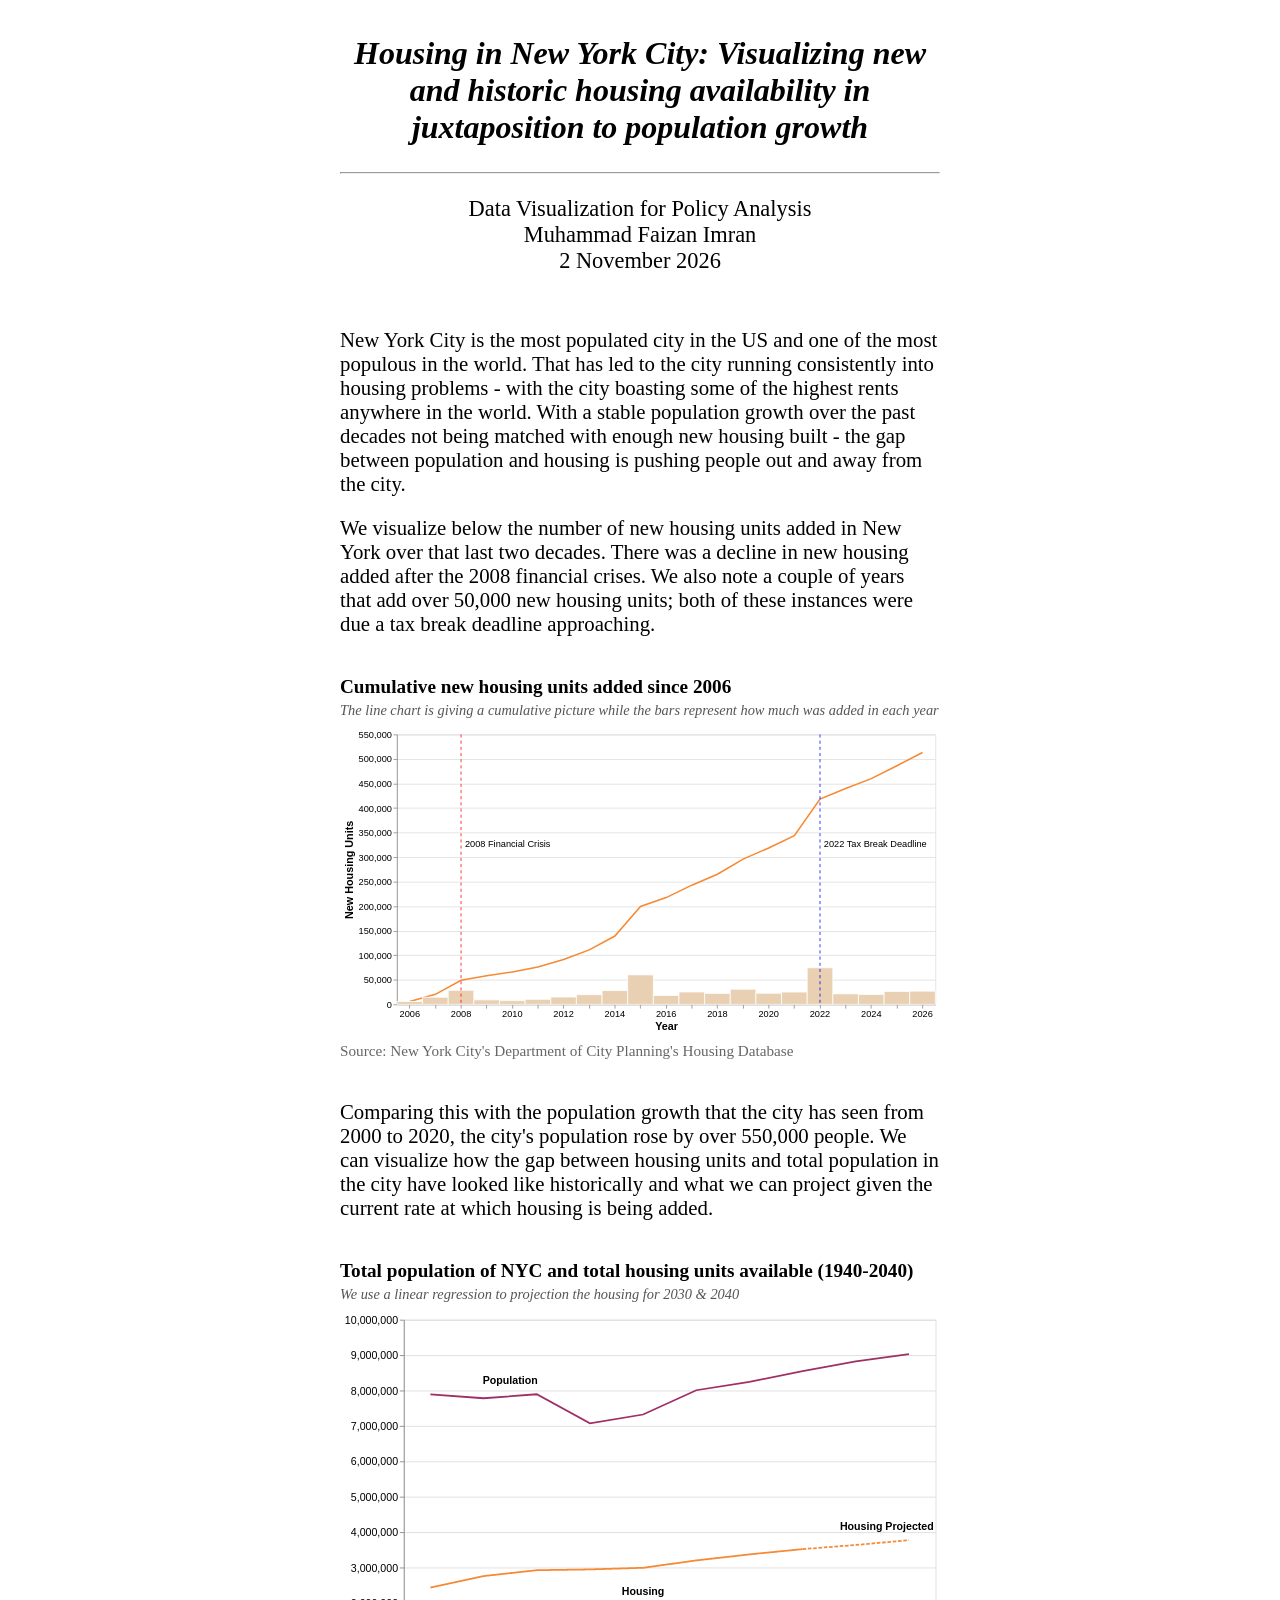
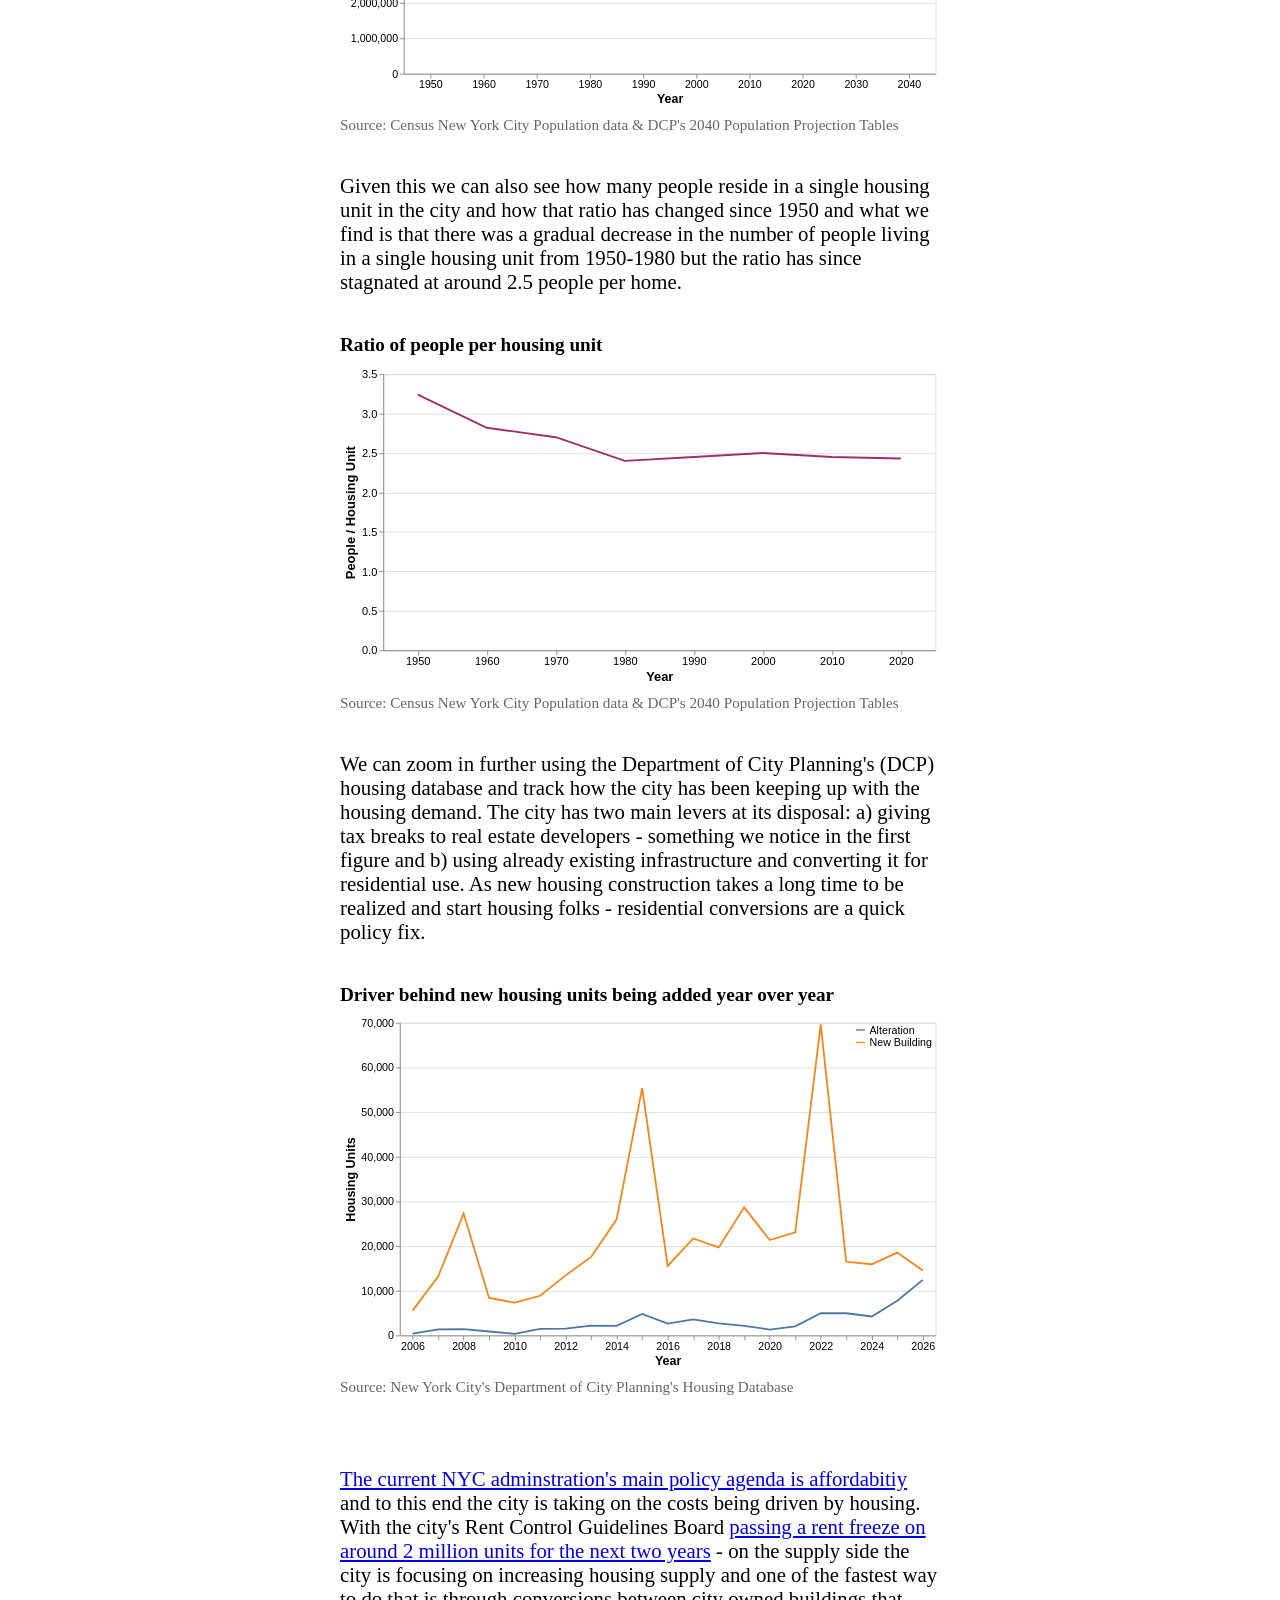
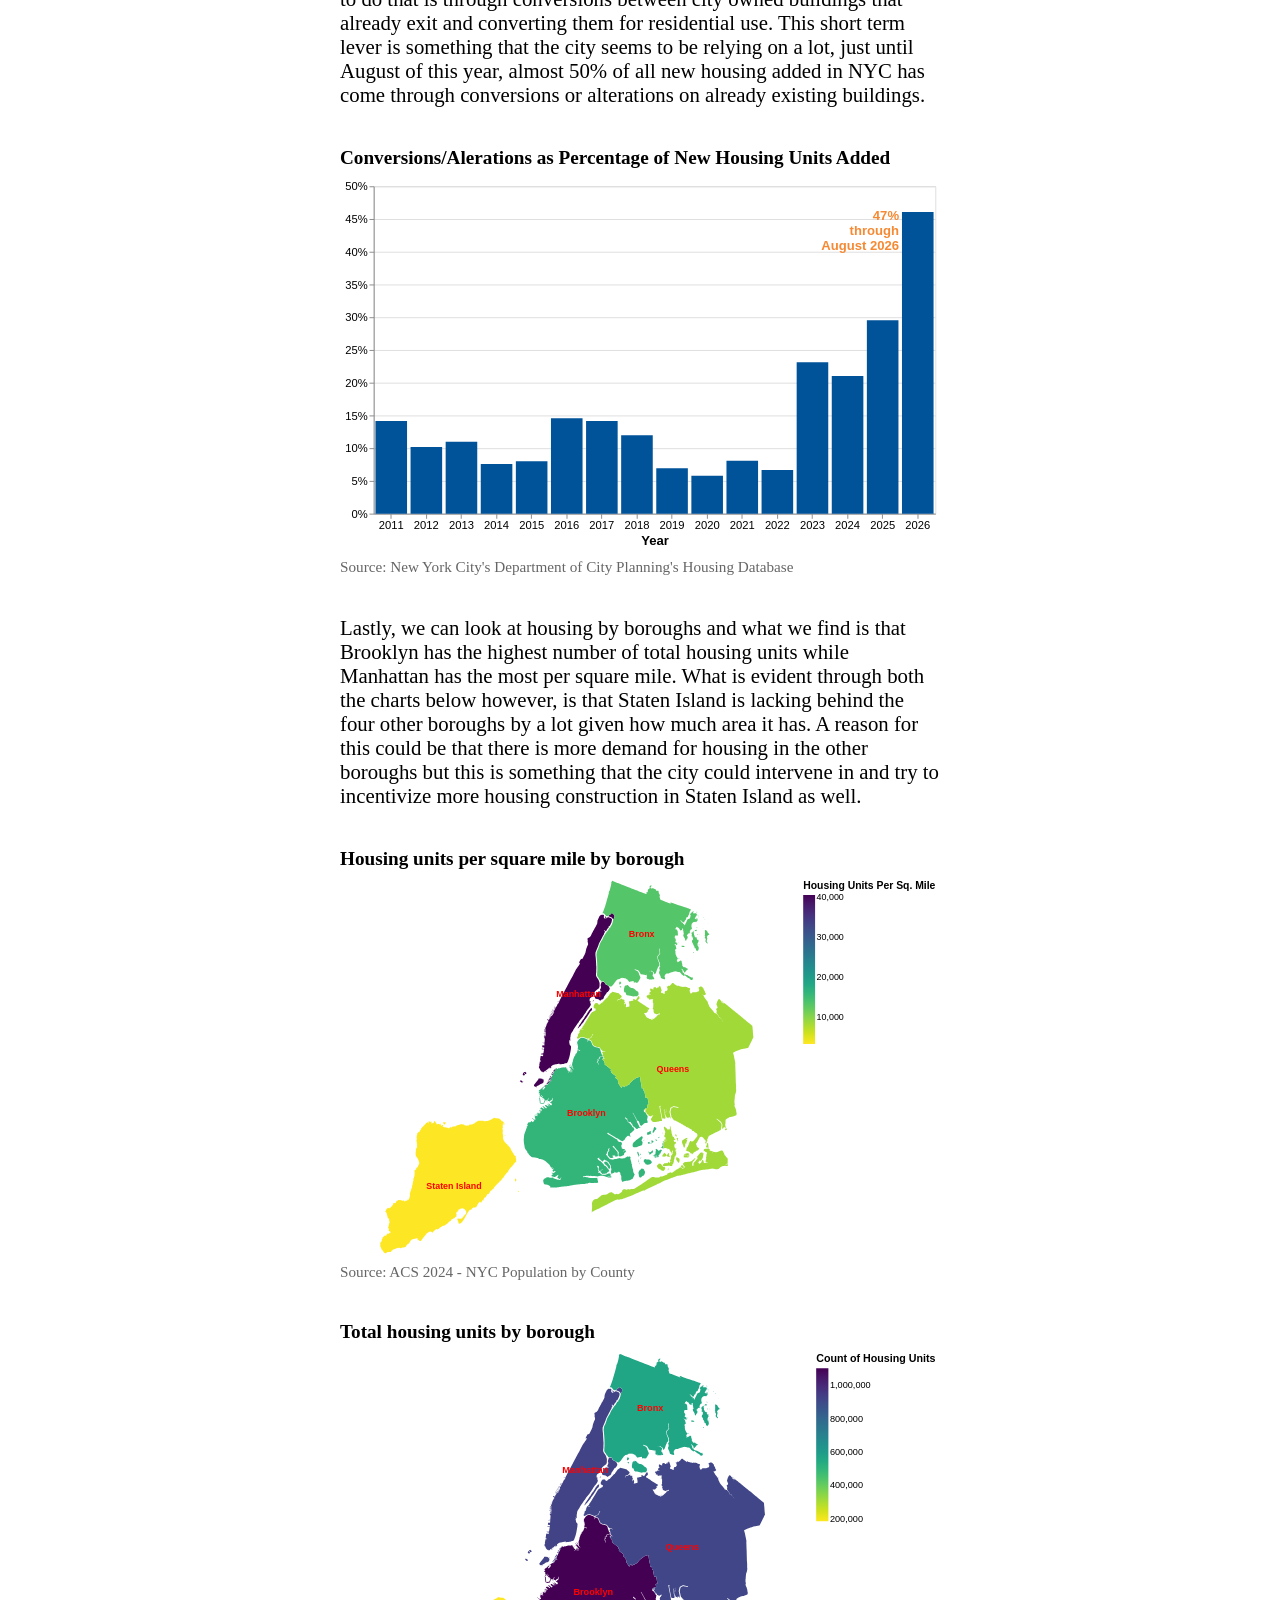
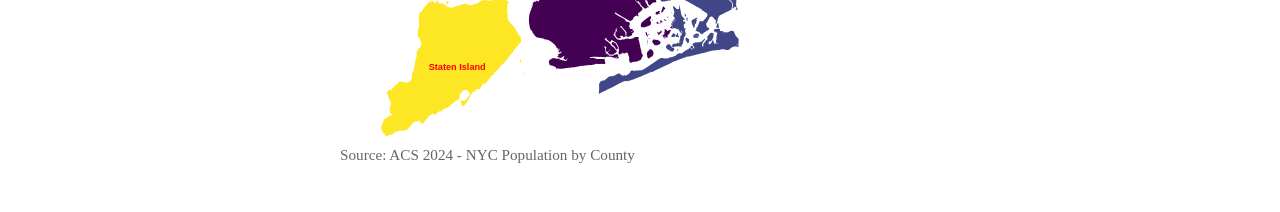
<file: static_viz/index.html>
<!DOCTYPE html>
<html lang="en-US">
  <head>
    <meta charset="UTF-8" />
    <meta name="viewport" content="width=device-width, initial-scale=1.0" />
    <title> Housing in NYC </title>
    <meta name="author" content="Faizan" />
    <meta name="description" content="Visualizing the historic housing supply and demand in New York City" />
    <link rel="stylesheet" href="css/styles.css"
  </head>
  <body>
    <article class="root">
      <header>
        <h2>
          Housing in New York City:
          Visualizing new and historic housing availability in juxtaposition to population growth
      </h2>
      <hr>
        <p>
          Data Visualization for Policy Analysis <br />Muhammad Faizan Imran
          <br /><time datetime="2026-11-02">2 November 2026</time>
        </p>
      </header>
      <div class="context">
        <p>
          New York City is the most populated city in the US and one of the most
          populous in the world. That has led to the city running consistently into
          housing problems - with the city boasting some of the highest rents anywhere
          in the world. With a stable population growth over the past decades not
          being matched with enough new housing built - the gap between population
          and housing is pushing people out and away from the city. 
        </p>
        <p>
          We visualize below the number of new housing units added in New York over
          that last two decades. There was a decline in new housing added
          after the 2008 financial crises. We also note a couple of years that add over 50,000
          new housing units; both of these instances were due a tax break deadline
          approaching.
        </p>
        <figure class="chart">
          <h3 class="chart-title">Cumulative new housing units added since 2006</h3>
          <p class="chart-note">The line chart is giving a cumulative picture
          while the bars represent how much was added in each year</p>
          <img src="../images/cumsum.svg" />
          <figcaption>Source: New York City's Department of City Planning's Housing Database</figcaption>
        </figure>
        <p>
        Comparing this with the population growth that the city has seen from 2000
        to 2020, the city's population rose by over 550,000 people. We can visualize
        how the gap between housing units and total population in the city have
        looked like historically and what we can project given the current rate
        at which housing is being added.
        <figure class="chart">
          <h3 class="chart-title">Total population of NYC and total housing units available
          (1940-2040)</h3>
          <p class="chart-note">We use a linear regression to projection the housing for 2030 & 2040</p>
          <img src="../images/pop_housing_growth.svg" />
          <figcaption>
            Source: Census New York City Population data & DCP's 2040 Population Projection Tables
          </figcaption>
        </figure>
        <p>
          Given this we can also see how many people reside in a single housing
          unit in the city and how that ratio has changed since 1950 and what
          we find is that there was a gradual decrease in the number of people
          living in a single housing unit from 1950-1980 but the ratio has since
          stagnated at around 2.5 people per home.
        </p>
        <figure class="chart">
          <h3 class="chart-title">Ratio of people per housing unit</h3>
          <p class="chart-note"></p>
          <img src="../images/people_housing_ratio.svg" />
          <figcaption>
            Source: Census New York City Population data & DCP's 2040 Population Projection Tables
          </figcaption>
        </figure>
        <p>
          We can zoom in further using the Department of City Planning's (DCP)
          housing database and track how the city has been keeping up with the housing
          demand. The city has two main levers at its disposal: a) giving tax breaks
          to real estate developers - something we notice in the first figure and
          b) using already existing infrastructure and converting it for residential
          use. As new housing construction takes a long time to be realized and start
          housing folks - residential conversions are a quick policy fix.
        </p>
        <figure class="chart">
          <h3 class="chart-title">Driver behind new housing units being added year over year</h3>
          <p class="chart-note"></p>
          <img src="../images/construction_alteration.svg" />
          <figcaption>Source: New York City's Department of City Planning's Housing Database</figcaption>
        </figure>
      </div>
      <div class="mamdani">
        <p>
        <a href="https://www.nbcnews.com/politics/politics-news/zohran-mamdani-wades-housing-debate-plan-define-time-office-rcna346454">
        The current NYC adminstration's main policy agenda is affordabitiy</a> and to
        this end the city is taking on the costs being driven by housing. With the
        city's Rent Control Guidelines Board <a
        href="https://gothamist.com/news/nyc-rent-guidelines-board-approves-2-year-rent-freeze-fulfilling-mamdani-campaign-pledge">
        passing a rent freeze on around 2 million
        units for the next two years</a> - on the supply side the city is focusing on
        increasing housing supply and one of the fastest way to do that is through
        conversions between city owned buildings that already exit and converting them
        for residential use. This short term lever is something that the city seems
        to be relying on a lot, just until August of this year, almost 50% of all
        new housing added in NYC has come through conversions or alterations on
        already existing buildings.
        </p>
        <figure class="chart">
          <h3 class="chart-title">
            Conversions/Alerations as Percentage of New Housing Units Added
          </h3>
          <p class="chart-note"></p>
          <img src="../images/alterations_pct.svg" />
          <figcaption>Source: New York City's Department of City Planning's Housing Database</figcaption>
        </figure>
        <p>
          Lastly, we can look at housing by boroughs and what we find is that
          Brooklyn has the highest number of total housing units while Manhattan
          has the most per square mile. What is evident through both the charts
          below however, is that Staten Island is lacking behind the four other
          boroughs by a lot given how much area it has. A reason for this could
          be that there is more demand for housing in the other boroughs but this
          is something that the city could intervene in and try to incentivize
          more housing construction in Staten Island as well.
        </p>
        <figure class="chart">
          <h3 class="chart-title">
            Housing units per square mile by borough
          </h3>
          <p class="chart-note"></p>
          <img src="../images/housing_borough_area.svg" />
          <figcaption>Source: ACS 2024 - NYC Population by County</figcaption>
        </figure>
        <figure class="chart">
          <h3 class="chart-title">
            Total housing units by borough
          </h3>
          <p class="chart-note"></p>
          <img src="../images/housing_borough.svg" />
          <figcaption>Source: ACS 2024 - NYC Population by County</figcaption>
        </figure>
      </div>
    </article>
  </body>

</html>
</file>
<file: static_viz/css/styles.css>
h1 {
  background-color: lightblue;
}

body {
  background-color: #ffffff;
}

h2 {
  font-size: 2em;
  font-family: Times;
  text-align: center;
  font-style: italic;
}

p {
  font-size: 1.3em;
  font-family: Times;
}

.root {
  display: grid;
  grid-template-columns: repeat(3, 1fr);
  /* grid-template-columns: 1fr minmax(0, 2fr) 1fr; */
  gap: 10px;
  grid-auto-rows: minmax(100px, auto);
}

header {
  grid-column: 2/3;
  grid-row: 1;
}

header p {
  font-size: 1.4em;
  font-family: Times;
  text-align: center;
}

.context {
  grid-column: 2/3;
  grid-row: 2/3;
}

.mamdani {
  grid-column: 2/3;
  grid-row: 3/4;
}
.chart {
  margin: 2.5em 0;
  overflow-x: auto;
}

.chart img {
  width: 100%;
  height: auto;
  width: 600px;
  display: block;
}

.chart-title {
  font-family: Times;
  font-size: 1.2em;
  margin: 0 0 0.2em 0;
}

.chart .chart-note {
  font-size: 0.9em;
  font-style: italic;
  color: #555;
  margin: 0 0 0.5em 0;
}

.chart figcaption {
  font-family: Times;
  font-size: 0.95em;
  color: #666;
  margin-top: 0.4em;
}
</file>
